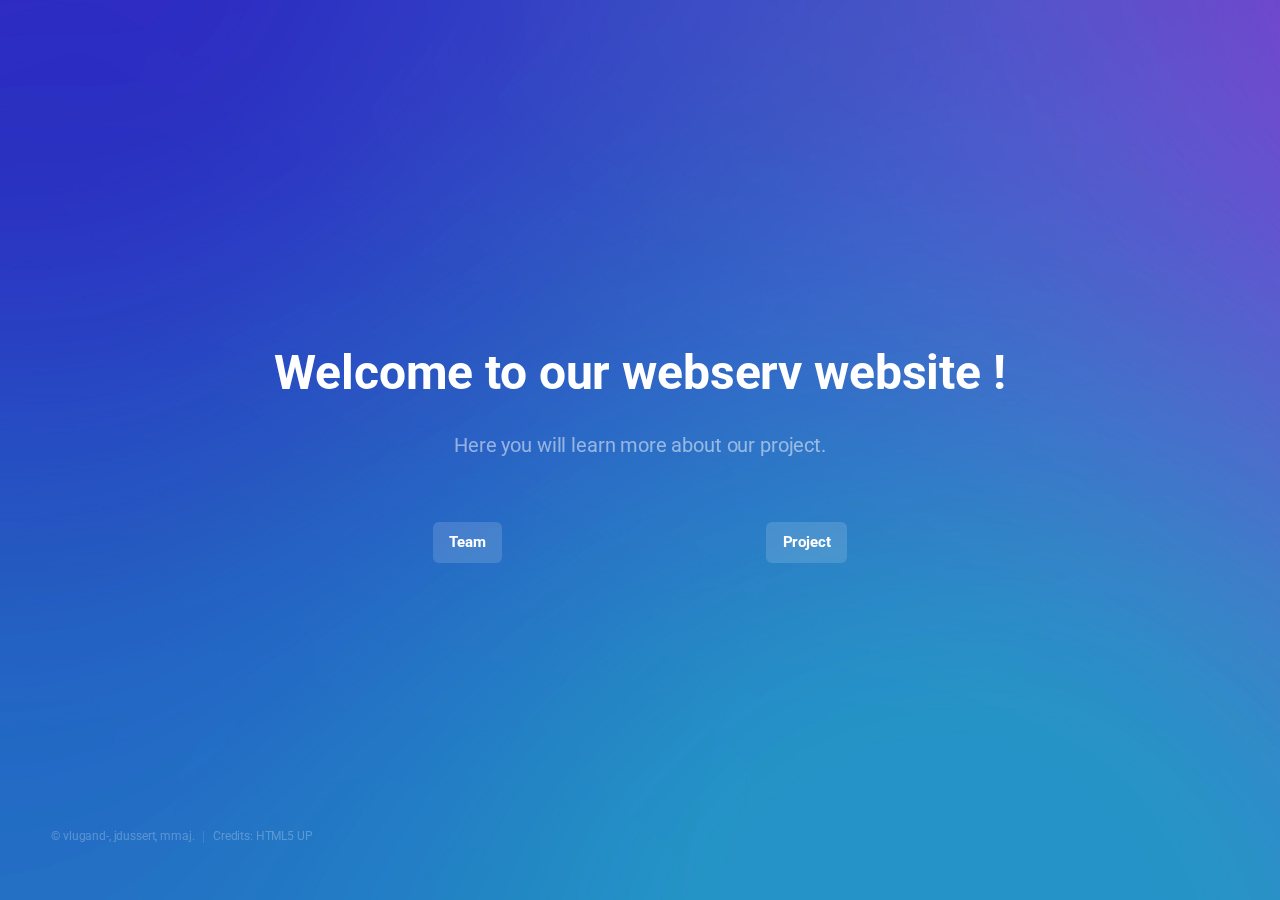
<file: www/index.html>
<!DOCTYPE HTML>
<!--
	Eventually by HTML5 UP
	html5up.net | @ajlkn
	Free for personal and commercial use under the CCA 3.0 license (html5up.net/license)
-->
<html>
	<head>
		<title>Webserver</title>
		<meta charset="utf-8" />
		<meta name="viewport" content="width=device-width, initial-scale=1, user-scalable=no" />
		<link rel="stylesheet" href="assets/css/main.css" />
	</head>
	<body class="is-preload">

		<!-- Header -->
			<header id="header">
				<h1>Welcome to our webserv website !</h1>
				<p> Here you will learn more about our project.</p>
			</header>
		<div id="block_container">
			<div id="bloc1"><a href="team.html" class="button">Team</a></div>  
			<div id="bloc2"><a href="project.html" class="button">Project</a></div>
		</div>
		<!-- Footer -->
			<footer id="footer">
				<ul class="copyright">
					<li>&copy; vlugand-, jdussert, mmaj.</li><li>Credits: <a href="http://html5up.net">HTML5 UP</a></li>
				</ul>
			</footer>

		<!-- Scripts -->
			<script src="assets/js/main.js"></script>
	</body>
</html>
</file>
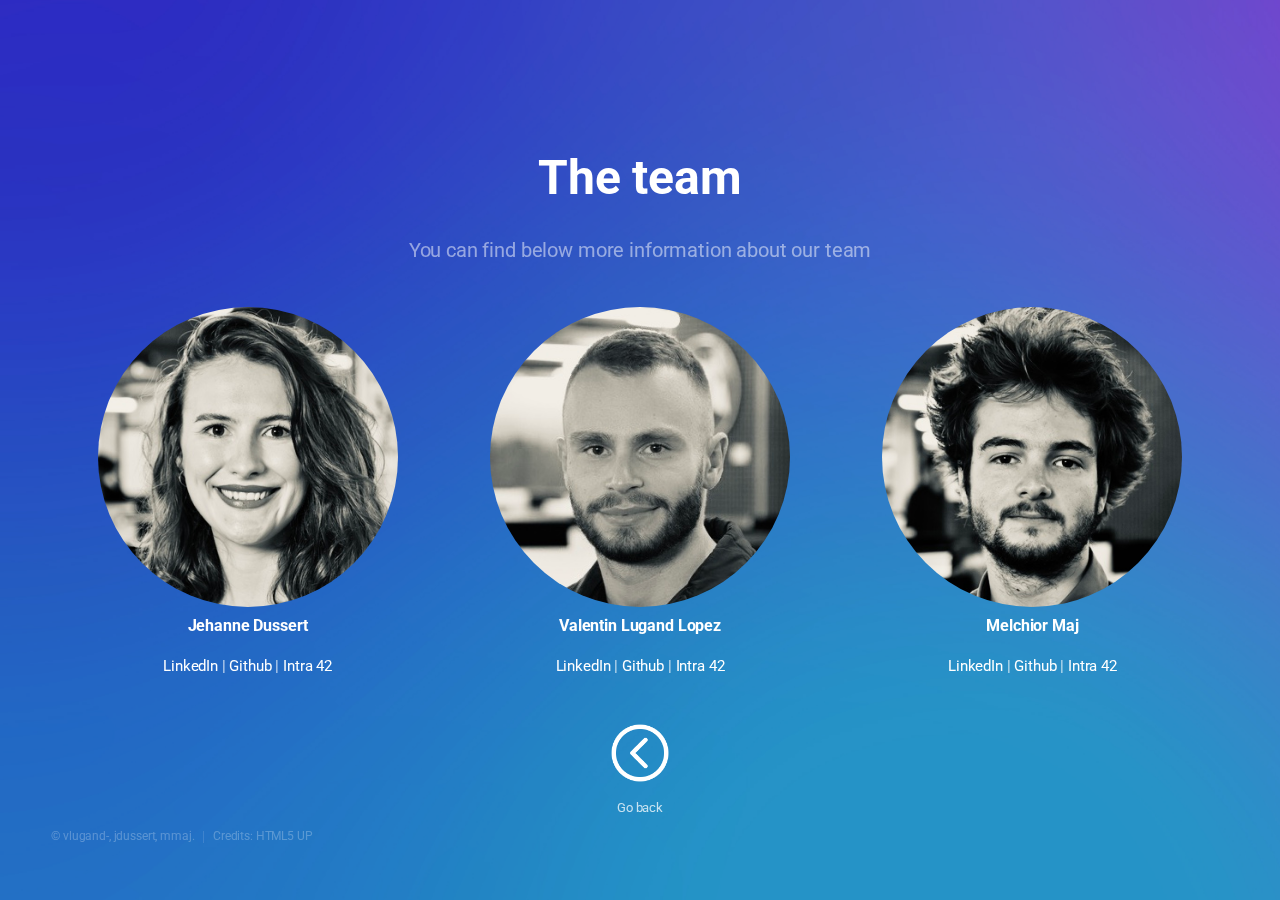
<file: www/team.html>
<!DOCTYPE html>
<html>
    <head>
        <meta charset="utf-8" />
		<meta name="viewport" content="width=device-width, initial-scale=1, user-scalable=no" />
        <title>Team</title>
		<link rel="stylesheet" href="assets/css/main.css" />
    </head>
	<body class="is-preload">
		<!-- Header -->
		<header id="header">
        	<h1>The team</h1>
			<p>You can find below more information about our team</p>
		</header>
		<div class = "profiles">
			<div class="img-with-text">
				<img src="images/medium_jdussert.jpg" alt="jdussert" />
				<h4>Jehanne Dussert</h4>
				<p><a href="https://www.linkedin.com/in/jehanne-dussert/">LinkedIn</a> | 
					<a href="https://github.com/JehanneDussert">Github</a> | 
					<a href="https://profile.intra.42.fr/users/jdussert/">Intra 42</a></p>
			</div>
			<div class="img-with-text">
				<img src="images/medium_vlugand-.jpg" alt="vlugand-" />
				<h4>Valentin Lugand Lopez</h4>
				<p><a href="https://www.linkedin.com/in/vlugand-lopez/">LinkedIn</a> | 
					<a href="https://github.com/valentinllpz">Github</a> | 
					<a href="https://profile.intra.42.fr/users/vlugand-/">Intra 42</a></p>
			</div>
			<div class="img-with-text">
				<img src="images/medium_mmaj.jpg" alt="mmaj" />
				<h4>Melchior Maj</h4>
				<p><a href="https://www.linkedin.com/in/melchior-maj-470325193/">LinkedIn</a> | 
					<a href="https://github.com/mmaj0708/">Github</a> | 
					<a href="https://profile.intra.42.fr/users/mmaj/">Intra 42</a></p>
			</div>
		</div>
		<div class = "return">
			<p id="back_button"><a href="index.html"><img src="images/back-circle.png"></a>Go back</p>
		</div>
     		<!-- Footer -->
			<footer id="footer">
				<ul class="copyright">
					<li>&copy; vlugand-, jdussert, mmaj.</li><li>Credits: <a href="http://html5up.net">HTML5 UP</a></li>
				</ul>
			</footer>

		<!-- Scripts -->
			<script src="assets/js/main.js"></script>   
    </body>
</html>
</file>
<file: www/assets/css/main.css>
@import url(fontawesome-all.min.css);
@import url("https://fonts.googleapis.com/css?family=Roboto:400,700");
/*
	Eventually by HTML5 UP
	html5up.net | @ajlkn
	Free for personal and commercial use under the CCA 3.0 license (html5up.net/license)
*/
html, body, div, span, applet, object,
iframe, h1, h2, h3, h4, h5, h6, p, blockquote,
pre, a, abbr, acronym, address, big, cite,
code, del, dfn, em, img, ins, kbd, q, s, samp,
small, strike, strong, sub, sup, tt, var, b,
u, i, center, dl, dt, dd, ol, ul, li, fieldset,
form, label, legend, table, caption, tbody,
tfoot, thead, tr, th, td, article, aside,
canvas, details, embed, figure, figcaption,
footer, header, hgroup, menu, nav, output, ruby,
section, summary, time, mark, audio, video {
  margin: 0;
  padding: 0;
  border: 0;
  font-size: 100%;
  font: inherit;
  vertical-align: baseline; }

article, aside, details, figcaption, figure,
footer, header, hgroup, menu, nav, section {
  display: block; }

body {
  line-height: 1; }

ol, ul {
  list-style: none; }

blockquote, q {
  quotes: none; }
  blockquote:before, blockquote:after, q:before, q:after {
    content: '';
    content: none; }

table {
  border-collapse: collapse;
  border-spacing: 0; }

body {
  -webkit-text-size-adjust: none; }

mark {
  background-color: transparent;
  color: inherit; }

input::-moz-focus-inner {
  border: 0;
  padding: 0; }

input, select, textarea {
  -moz-appearance: none;
  -webkit-appearance: none;
  -ms-appearance: none;
  appearance: none; }

/* Basic */
@-ms-viewport {
  width: device-width; }

body {
  -ms-overflow-style: scrollbar; }

@media screen and (max-width: 480px) {
  html, body {
    min-width: 320px; } }

html {
    list-style-type: none;
  box-sizing: border-box; }

*, *:before, *:after {
  box-sizing: inherit; }

html, body {
  height: 100%;
  overflow-x: hidden;
  width: 100%; }
  @media screen and (max-height: 640px) {
    html, body {
      height: auto;
      min-height: 100%; } }

#block_container
{
    text-align:center;
}

#bloc1, #bloc2
{
    display: inline-flex;
	margin-top: 30px;
	margin-bottom: 30px;
	margin-right: 130px;
    margin-left: 130px;
	line-height: 1.75em;
}

.profiles
{
	text-align: center;
	display:inline-flex;
}

.img-with-text 
{
    width: 300px;
	margin: 10px auto;
}

.img-with-text img {
	width: 300px;
	height: 300px;
	max-width: 100%;
	height: auto;
	border-radius: 50%;
	margin: 0 auto;
}

.return
{
	max-width: 70px;
	max-height: 70px;
	margin-left: auto;
	margin-right: auto;
	text-align:center;
	font-size: 0.9em;
}
.return img
{
	max-width: 100%;
	height: auto;
}


body {
  display: -moz-flex;
  display: -webkit-flex;
  display: -ms-flex;
  display: flex;
  -moz-flex-direction: column;
  -webkit-flex-direction: column;
  -ms-flex-direction: column;
  flex-direction: column;
  -moz-justify-content: center;
  -webkit-justify-content: center;
  -ms-justify-content: center;
  justify-content: center;
  background-color: #000;
  padding: 6em 4em 4em 4em; }
  body.is-preload *, body.is-preload *:before, body.is-preload *:after {
    -moz-animation: none !important;
    -webkit-animation: none !important;
    -ms-animation: none !important;
    animation: none !important;
    -moz-transition: none !important;
    -webkit-transition: none !important;
    -ms-transition: none !important;
    transition: none !important; }
  body > * {
    position: relative;
    z-index: 2; }
  @media screen and (max-width: 1680px) {
    body {
      padding: 6em 3.5em 3.5em 3.5em; } }
  @media screen and (max-width: 736px) {
    body {
      padding: 5em 2em 2em 2em; } }
  @media screen and (max-width: 360px) {
    body {
      padding: 5em 1.25em 1.25em 1.25em; } }

/* BG */
#bg {
  -moz-transition: opacity 2s ease-in;
  -webkit-transition: opacity 2s ease-in;
  -ms-transition: opacity 2s ease-in;
  transition: opacity 2s ease-in;
  height: 100%;
  left: 0;
  opacity: 0.875;
  position: fixed;
  top: 0;
  width: 100%;
  z-index: 1; }
  #bg div {
    -moz-transition: opacity 2s ease;
    -webkit-transition: opacity 2s ease;
    -ms-transition: opacity 2s ease;
    transition: opacity 2s ease;
    background-size: cover;
    height: 100%;
    left: 0;
    opacity: 0;
    position: absolute;
    top: 0;
    visibility: hidden;
    width: 150%; }
    #bg div.visible {
      -moz-animation: bg 30s linear infinite;
      -webkit-animation: bg 30s linear infinite;
      -ms-animation: bg 30s linear infinite;
      animation: bg 30s linear infinite;
      opacity: 1;
      visibility: visible;
      z-index: 1; }
      #bg div.visible.top {
        z-index: 2; }
      @media screen and (max-width: 1280px) {
        #bg div.visible {
          -moz-animation: bg 29.25s linear infinite;
          -webkit-animation: bg 29.25s linear infinite;
          -ms-animation: bg 29.25s linear infinite;
          animation: bg 29.25s linear infinite; } }
      @media screen and (max-width: 736px) {
        #bg div.visible {
          -moz-animation: bg 18s linear infinite;
          -webkit-animation: bg 18s linear infinite;
          -ms-animation: bg 18s linear infinite;
          animation: bg 18s linear infinite; } }
    #bg div:only-child {
      -moz-animation-direction: alternate !important;
      -webkit-animation-direction: alternate !important;
      -ms-animation-direction: alternate !important;
      animation-direction: alternate !important; }
  body.is-preload #bg {
    opacity: 0; }

@-moz-keyframes bg {
  0% {
    -moz-transform: translateX(0);
    -webkit-transform: translateX(0);
    -ms-transform: translateX(0);
    transform: translateX(0); }
  100% {
    -moz-transform: translateX(-25%);
    -webkit-transform: translateX(-25%);
    -ms-transform: translateX(-25%);
    transform: translateX(-25%); } }

@-webkit-keyframes bg {
  0% {
    -moz-transform: translateX(0);
    -webkit-transform: translateX(0);
    -ms-transform: translateX(0);
    transform: translateX(0); }
  100% {
    -moz-transform: translateX(-25%);
    -webkit-transform: translateX(-25%);
    -ms-transform: translateX(-25%);
    transform: translateX(-25%); } }

@-ms-keyframes bg {
  0% {
    -moz-transform: translateX(0);
    -webkit-transform: translateX(0);
    -ms-transform: translateX(0);
    transform: translateX(0); }
  100% {
    -moz-transform: translateX(-25%);
    -webkit-transform: translateX(-25%);
    -ms-transform: translateX(-25%);
    transform: translateX(-25%); } }

@keyframes bg {
  0% {
    -moz-transform: translateX(0);
    -webkit-transform: translateX(0);
    -ms-transform: translateX(0);
    transform: translateX(0); }
  100% {
    -moz-transform: translateX(-25%);
    -webkit-transform: translateX(-25%);
    -ms-transform: translateX(-25%);
    transform: translateX(-25%); } }

/* Type */
body, input, select, textarea {
  color: rgba(255, 255, 255, 0.75);
  font-family: "Roboto", sans-serif;
  font-size: 16pt;
  font-weight: 400;
  letter-spacing: -0.01em;
  line-height: 1.65em; }
  @media screen and (max-width: 1680px) {
    body, input, select, textarea {
      font-size: 12pt; } }
  @media screen and (max-width: 1280px) {
    body, input, select, textarea {
      font-size: 11pt; } }
  @media screen and (max-width: 980px) {
    body, input, select, textarea {
      font-size: 12pt; } }
  @media screen and (max-width: 736px) {
    body, input, select, textarea {
      font-size: 12pt; } }
  @media screen and (max-width: 480px) {
    body, input, select, textarea {
      font-size: 12pt; } }

a {
  -moz-transition: border-bottom-color 0.2s ease, color 0.2s ease;
  -webkit-transition: border-bottom-color 0.2s ease, color 0.2s ease;
  -ms-transition: border-bottom-color 0.2s ease, color 0.2s ease;
  transition: border-bottom-color 0.2s ease, color 0.2s ease;
  color: #ffffff;
  text-decoration: none; }


strong, b {
  color: #fff;
  font-weight: 700; }

em, i {
  font-style: italic; }

p {
  margin: 0 0 2em 0; }

h1, h2, h3, h4, h5, h6 {
  color: #fff;
  font-weight: 700;
  line-height: 1em;
  margin: 0 0 1em 0; }
  h1 a, h2 a, h3 a, h4 a, h5 a, h6 a {
    color: inherit;
    text-decoration: none; }

h1 {
  font-size: 2.5em;
  line-height: 1.25em; }

h2 {
  font-size: 1.75em;
  line-height: 1.5em; }

h3 {
  font-size: 1.35em;
  line-height: 1.5em; }

h4 {
  font-size: 1.1em;
  line-height: 1.5em; }

h5 {
  font-size: 0.9em;
  line-height: 1.5em; }

h6 {
  font-size: 0.7em;
  line-height: 1.5em; }

sub {
  font-size: 0.8em;
  position: relative;
  top: 0.5em; }

sup {
  font-size: 0.8em;
  position: relative;
  top: -0.5em; }

blockquote {
  border-left: solid 8px rgba(255, 255, 255, 0.35);
  font-style: italic;
  margin: 0 0 2em 0;
  padding: 0.5em 0 0.5em 2em; }

code {
  background: rgba(255, 255, 255, 0.125);
  border-radius: 6px;
  border: solid 2px rgba(255, 255, 255, 0.35);
  font-family: "Courier New", monospace;
  font-size: 0.9em;
  margin: 0 0.25em;
  padding: 0.25em 0.65em; }

pre {
  -webkit-overflow-scrolling: touch;
  font-family: "Courier New", monospace;
  font-size: 0.9em;
  margin: 0 0 2em 0; }
  pre code {
    display: block;
    line-height: 1.75em;
    padding: 1em 1.5em;
    overflow-x: auto; }

hr {
  border: 0;
  border-bottom: solid 2px rgba(255, 255, 255, 0.35);
  margin: 2em 0; }
  hr.major {
    margin: 3em 0; }

/* Section/Article */
section.special, article.special {
  text-align: center; }

header p {
  color: rgba(255, 255, 255, 0.5);
  position: relative;
  margin: 0 0 1.5em 0; }

header h2 + p {
  font-size: 1.25em;
  margin-top: -1em;
  line-height: 1.5em; }

header h3 + p {
  font-size: 1.1em;
  margin-top: -0.8em;
  line-height: 1.5em; }

header h4 + p,
header h5 + p,
header h6 + p {
  font-size: 0.9em;
  margin-top: -0.6em;
  line-height: 1.5em; }

@media screen and (max-width: 980px) {
  header br {
    display: none; } }

@media screen and (max-width: 736px) {
  header br {
    display: inline; } }

@media screen and (max-width: 480px) {
  header br {
    display: none; } }

/* Icon */
.icon {
  text-decoration: none;
  border-bottom: none;
  position: relative; }
  .icon:before {
    -moz-osx-font-smoothing: grayscale;
    -webkit-font-smoothing: antialiased;
    display: inline-block;
    font-style: normal;
    font-variant: normal;
    text-rendering: auto;
    line-height: 1;
    text-transform: none !important;
    font-family: 'Font Awesome 5 Free';
    font-weight: 400; }
  .icon > .label {
    display: none; }
  .icon:before {
    line-height: inherit; }
  .icon.solid:before {
    font-weight: 900; }
  .icon.brands:before {
    font-family: 'Font Awesome 5 Brands'; }

/* List */
ol {
  list-style: decimal;
  margin: 0 0 2em 0;
  padding-left: 1.25em; }
  ol li {
    padding-left: 0.25em; }

ul {
  list-style: disc;
  margin: 0 0 2em 0;
  padding-left: 1em; }
  ul li {
    padding-left: 0.5em; }

/* Icons */
ul.icons {
  cursor: default;
  list-style: none;
  padding-left: 0; }
  ul.icons li {
    display: inline-block;
    padding: 0 1em 0 0; }
    ul.icons li:last-child {
      padding-right: 0; }
    ul.icons li .icon:before {
      font-size: 1.25em; }
    ul.icons li a {
      color: inherit; }

/* Form */
form {
  margin: 0 0 2em 0; }
  form .message {
    text-decoration: none;
    -moz-transition: opacity 0.2s ease-in-out, -moz-transform 0.2s ease-in-out;
    -webkit-transition: opacity 0.2s ease-in-out, -webkit-transform 0.2s ease-in-out;
    -ms-transition: opacity 0.2s ease-in-out, -ms-transform 0.2s ease-in-out;
    transition: opacity 0.2s ease-in-out, transform 0.2s ease-in-out;
    -moz-transform: scale(1.05);
    -webkit-transform: scale(1.05);
    -ms-transform: scale(1.05);
    transform: scale(1.05);
    height: 2.75em;
    line-height: 2.75em;
    opacity: 0; }
    form .message:before {
      -moz-osx-font-smoothing: grayscale;
      -webkit-font-smoothing: antialiased;
      display: inline-block;
      font-style: normal;
      font-variant: normal;
      text-rendering: auto;
      line-height: 1;
      text-transform: none !important;
      font-family: 'Font Awesome 5 Free';
      font-weight: 900; }
    form .message:before {
      margin-right: 0.5em; }
    form .message.visible {
      -moz-transform: scale(1);
      -webkit-transform: scale(1);
      -ms-transform: scale(1);
      transform: scale(1);
      opacity: 1; }
    form .message.success {
      color: #1cb495; }
      form .message.success:before {
        content: '\f00c'; }
    form .message.failure {
      color: #ff2361; }
      form .message.failure:before {
        content: '\f119'; }

label {
  color: #fff;
  display: block;
  font-size: 0.9em;
  font-weight: 700;
  margin: 0 0 1em 0; }

@-moz-keyframes focus {
  0% {
    -moz-transform: scale(1);
    -webkit-transform: scale(1);
    -ms-transform: scale(1);
    transform: scale(1); }
  50% {
    -moz-transform: scale(1.025);
    -webkit-transform: scale(1.025);
    -ms-transform: scale(1.025);
    transform: scale(1.025); }
  100% {
    -moz-transform: scale(1);
    -webkit-transform: scale(1);
    -ms-transform: scale(1);
    transform: scale(1); } }

@-webkit-keyframes focus {
  0% {
    -moz-transform: scale(1);
    -webkit-transform: scale(1);
    -ms-transform: scale(1);
    transform: scale(1); }
  50% {
    -moz-transform: scale(1.025);
    -webkit-transform: scale(1.025);
    -ms-transform: scale(1.025);
    transform: scale(1.025); }
  100% {
    -moz-transform: scale(1);
    -webkit-transform: scale(1);
    -ms-transform: scale(1);
    transform: scale(1); } }

@-ms-keyframes focus {
  0% {
    -moz-transform: scale(1);
    -webkit-transform: scale(1);
    -ms-transform: scale(1);
    transform: scale(1); }
  50% {
    -moz-transform: scale(1.025);
    -webkit-transform: scale(1.025);
    -ms-transform: scale(1.025);
    transform: scale(1.025); }
  100% {
    -moz-transform: scale(1);
    -webkit-transform: scale(1);
    -ms-transform: scale(1);
    transform: scale(1); } }

@keyframes focus {
  0% {
    -moz-transform: scale(1);
    -webkit-transform: scale(1);
    -ms-transform: scale(1);
    transform: scale(1); }
  50% {
    -moz-transform: scale(1.025);
    -webkit-transform: scale(1.025);
    -ms-transform: scale(1.025);
    transform: scale(1.025); }
  100% {
    -moz-transform: scale(1);
    -webkit-transform: scale(1);
    -ms-transform: scale(1);
    transform: scale(1); } }

input[type="text"],
input[type="password"],
input[type="email"],
select,
textarea {
  -moz-appearance: none;
  -webkit-appearance: none;
  -ms-appearance: none;
  appearance: none;
  -moz-transform: scale(1);
  -webkit-transform: scale(1);
  -ms-transform: scale(1);
  transform: scale(1);
  -moz-transition: border-color 0.2s ease, background-color 0.2s ease;
  -webkit-transition: border-color 0.2s ease, background-color 0.2s ease;
  -ms-transition: border-color 0.2s ease, background-color 0.2s ease;
  transition: border-color 0.2s ease, background-color 0.2s ease;
  background-color: transparent;
  border-radius: 6px;
  border: none;
  border: solid 2px rgba(255, 255, 255, 0.35);
  color: inherit;
  display: block;
  outline: 0;
  padding: 0 1em;
  text-decoration: none;
  width: 100%; }
  input[type="text"]:invalid,
  input[type="password"]:invalid,
  input[type="email"]:invalid,
  select:invalid,
  textarea:invalid {
    box-shadow: none; }
  input[type="text"]:focus,
  input[type="password"]:focus,
  input[type="email"]:focus,
  select:focus,
  textarea:focus {
    -moz-animation: focus 0.1s;
    -webkit-animation: focus 0.1s;
    -ms-animation: focus 0.1s;
    animation: focus 0.1s;
    background-color: rgba(255, 255, 255, 0.125);
    border-color: #1cb495; }

select {
  background-image: url("data:image/svg+xml;charset=utf8,%3Csvg xmlns='http://www.w3.org/2000/svg' width='40' height='40' preserveAspectRatio='none' viewBox='0 0 40 40'%3E%3Cpath d='M9.4,12.3l10.4,10.4l10.4-10.4c0.2-0.2,0.5-0.4,0.9-0.4c0.3,0,0.6,0.1,0.9,0.4l3.3,3.3c0.2,0.2,0.4,0.5,0.4,0.9 c0,0.4-0.1,0.6-0.4,0.9L20.7,31.9c-0.2,0.2-0.5,0.4-0.9,0.4c-0.3,0-0.6-0.1-0.9-0.4L4.3,17.3c-0.2-0.2-0.4-0.5-0.4-0.9 c0-0.4,0.1-0.6,0.4-0.9l3.3-3.3c0.2-0.2,0.5-0.4,0.9-0.4S9.1,12.1,9.4,12.3z' fill='rgba(255, 255, 255, 0.35)' /%3E%3C/svg%3E");
  background-size: 1.25rem;
  background-repeat: no-repeat;
  background-position: calc(100% - 1rem) center;
  height: 2.75em;
  padding-right: 2.75em;
  text-overflow: ellipsis; }
  select option {
    color: #fff;
    background: #000; }
  select:focus::-ms-value {
    background-color: transparent; }
  select::-ms-expand {
    display: none; }

input[type="text"],
input[type="password"],
input[type="email"],
select {
  height: 2.75em; }

textarea {
  padding: 0.75em 1em; }

input[type="checkbox"],
input[type="radio"] {
  -moz-appearance: none;
  -webkit-appearance: none;
  -ms-appearance: none;
  appearance: none;
  display: block;
  float: left;
  margin-right: -2em;
  opacity: 0;
  width: 1em;
  z-index: -1; }
  input[type="checkbox"] + label,
  input[type="radio"] + label {
    text-decoration: none;
    color: rgba(255, 255, 255, 0.75);
    cursor: pointer;
    display: inline-block;
    font-size: 1em;
    font-weight: 400;
    padding-left: 2.4em;
    padding-right: 0.75em;
    position: relative; }
    input[type="checkbox"] + label:before,
    input[type="radio"] + label:before {
      -moz-osx-font-smoothing: grayscale;
      -webkit-font-smoothing: antialiased;
      display: inline-block;
      font-style: normal;
      font-variant: normal;
      text-rendering: auto;
      line-height: 1;
      text-transform: none !important;
      font-family: 'Font Awesome 5 Free';
      font-weight: 900; }
    input[type="checkbox"] + label:before,
    input[type="radio"] + label:before {
      background: rgba(255, 255, 255, 0.125);
      border-radius: 6px;
      border: solid 2px rgba(255, 255, 255, 0.35);
      content: '';
      display: inline-block;
      font-size: 0.8em;
      height: 1.65em;
      left: 0;
      line-height: 1.65em;
      position: absolute;
      text-align: center;
      top: 0;
      width: 1.65em; }
  input[type="checkbox"]:checked + label:before,
  input[type="radio"]:checked + label:before {
    background: #1cb495;
    border-color: #1cb495;
    color: #ffffff;
    content: '\f00c'; }
  input[type="checkbox"]:focus + label:before,
  input[type="radio"]:focus + label:before {
    border-color: #1cb495;
    box-shadow: 0 0 0 2px #1cb495; }

input[type="checkbox"] + label:before {
  border-radius: 6px; }

input[type="radio"] + label:before {
  border-radius: 100%; }

::-webkit-input-placeholder {
  color: rgba(255, 255, 255, 0.5) !important;
  opacity: 1.0; }

:-moz-placeholder {
  color: rgba(255, 255, 255, 0.5) !important;
  opacity: 1.0; }

::-moz-placeholder {
  color: rgba(255, 255, 255, 0.5) !important;
  opacity: 1.0; }

:-ms-input-placeholder {
  color: rgba(255, 255, 255, 0.5) !important;
  opacity: 1.0; }

.formerize-placeholder {
  color: rgba(255, 255, 255, 0.5) !important;
  opacity: 1.0; }

/* Button */
input[type="submit"],
input[type="reset"],
input[type="button"],
button,
.button {
  -moz-appearance: none;
  -webkit-appearance: none;
  -ms-appearance: none;
  appearance: none;
  -moz-transition: background-color 0.2s ease-in-out, color 0.2s ease-in-out, opacity 0.2s ease-in-out;
  -webkit-transition: background-color 0.2s ease-in-out, color 0.2s ease-in-out, opacity 0.2s ease-in-out;
  -ms-transition: background-color 0.2s ease-in-out, color 0.2s ease-in-out, opacity 0.2s ease-in-out;
  transition: background-color 0.2s ease-in-out, color 0.2s ease-in-out, opacity 0.2s ease-in-out;
  background-color: #ffffff25;
  border-radius: 6px;
  border: 0;
  color: #ffffff !important;
  cursor: pointer;
  display: inline-block;
  font-weight: 700;
  height: 2.75em;
  line-height: 2.75em;
  padding: 0 1.125em;
  text-align: center;
  text-decoration: none;
  white-space: nowrap; }
  input[type="submit"]:hover,
  input[type="reset"]:hover,
  input[type="button"]:hover,
  button:hover,
  .button:hover {
    background-color: #06d2f785; }
  input[type="submit"]:active,
  input[type="reset"]:active,
  input[type="button"]:active,
  button:active,
  .button:active {
    background-color: #06d3f7d7; }
  input[type="submit"].disabled, input[type="submit"]:disabled,
  input[type="reset"].disabled,
  input[type="reset"]:disabled,
  input[type="button"].disabled,
  input[type="button"]:disabled,
  button.disabled,
  button:disabled,
  .button.disabled,
  .button:disabled {
    opacity: 0.5; }
  @media screen and (max-width: 480px) {
    input[type="submit"],
    input[type="reset"],
    input[type="button"],
    button,
    .button {
      padding: 0; } }

/* Header */
#header h1 {
  font-size: 3.25em;
  text-align: center;
  margin: 0 0 0.55em 0; }

#header p {
  font-size: 1.35em;
  text-align: center;
  line-height: 1.65em; }

#header a {
  color: inherit; }

@media screen and (max-width: 736px) {
  #header h1 {
    font-size: 2em; }
  #header p {
    font-size: 1em; } }

@media screen and (max-width: 480px) {
  #header {
    margin: 0 0 1em 0; } }

/* Signup Form */
#signup-form {
  display: -moz-flex;
  display: -webkit-flex;
  display: -ms-flex;
  display: flex;
  position: relative; 
  margin-left: auto;
  margin-right: auto; }
  #signup-form input[type="text"],
  #signup-form input[type="password"],
  #signup-form input[type="email"] {
    width: 18em; }
  #signup-form > * {
    margin: 0 0 0 1em; }
  #signup-form > :first-child {
    margin: 0 0 0 0; }
  @media screen and (max-width: 480px) {
    #signup-form {
      -moz-flex-direction: column;
      -webkit-flex-direction: column;
      -ms-flex-direction: column;
      flex-direction: column; }
      #signup-form input[type="type"],
      #signup-form input[type="password"],
      #signup-form input[type="email"] {
        width: 100%; }
      #signup-form > * {
        margin: 1.25em 0 0 0; }
      #signup-form .message {
        bottom: -1.5em;
        font-size: 0.9em;
        height: 1em;
        left: 0;
        line-height: inherit;
        margin-top: 0;
        position: absolute; } }

/* Footer */
#footer {
  -moz-transition: opacity 0.5s ease-in-out;
  -webkit-transition: opacity 0.5s ease-in-out;
  -ms-transition: opacity 0.5s ease-in-out;
  transition: opacity 0.5s ease-in-out;
  bottom: 4em;
  color: rgba(255, 255, 255, 0.5);
  left: 4em;
  opacity: 0.5;
  position: absolute; }
  #footer .icons {
    margin: 0 0 0.5em 0; }
  #footer .copyright {
    font-size: 0.8em;
    list-style: none;
    padding: 0; }
    #footer .copyright li {
      border-left: solid 1px rgba(255, 255, 255, 0.25);
      display: inline-block;
      line-height: 1em;
      margin: 0 0 0 0.75em;
      padding: 0 0 0 0.75em; }
      #footer .copyright li:first-child {
        border-left: 0;
        margin-left: 0;
        padding-left: 0; }
    #footer .copyright a {
      color: inherit; }
  #footer:hover {
    opacity: 1; }
  #footer > :last-child {
    margin-bottom: 0; }
  @media screen and (max-width: 1680px) {
    #footer {
      bottom: 3.5em;
      left: 3.5em; } }
  @media screen and (max-width: 736px) {
    #footer {
      bottom: 2em;
      left: 2em; } }
  @media screen and (max-width: 360px) {
    #footer {
      bottom: 1.25em;
      left: 1.25em; } }
  @media screen and (max-height: 640px) {
    #footer {
      bottom: auto;
      left: auto;
      margin: 1em 0 0 0;
      position: relative; } }
</file>
